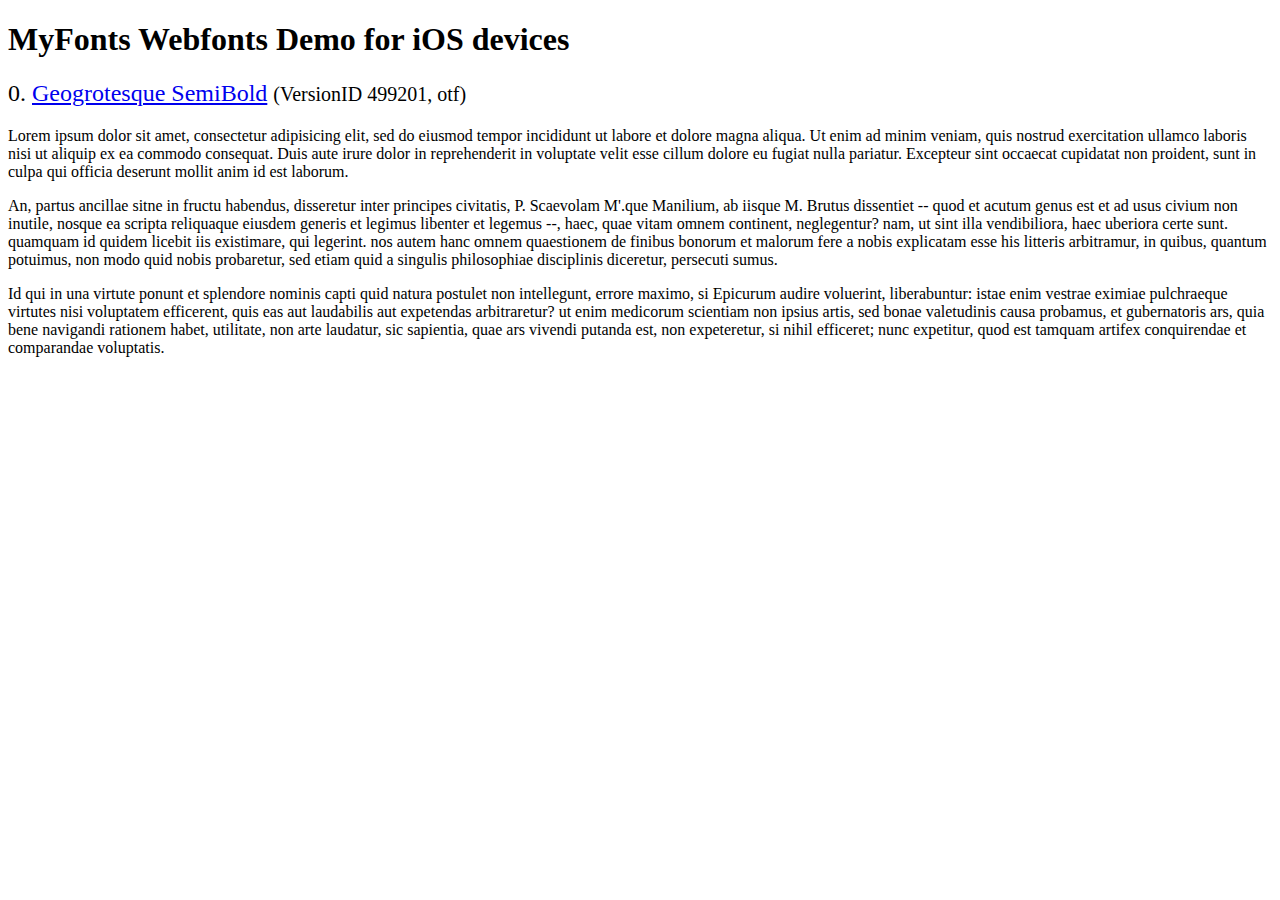
<file: slider/demo/fonts/webfonts/geo-semibold/svg/index.html>
<!DOCTYPE html>
<html>
<head>
<title>MyFonts Webfonts Demo for iOS devices</title>
<meta http-equiv="content-type" content="text/html; charset=utf-8" />

<style type="text/css" media="all">

	h2 {
		 font-weight:normal;
	}

		
	@font-face {
		font-family:"Geogrotesque-SemiBold";
		src:url("style_169898.svg#Geogrotesque-SemiBold") format("svg");
	}
	
	.webfont_0 {
		font-family: Geogrotesque-SemiBold;
	}
		
</style>

</head>

<body>

<h1>MyFonts Webfonts Demo for iOS devices</h1>


<h2>0. <span class='webfont_0'><a href='http://new.myfonts.com/search/style::169898/'>Geogrotesque SemiBold</a></span>
<small>(VersionID 499201, otf)</small>
</h2>

<p class='webfont_0'>Lorem ipsum dolor sit amet, consectetur adipisicing elit, sed do eiusmod tempor incididunt ut labore et dolore magna aliqua. Ut enim ad minim veniam, quis nostrud exercitation ullamco laboris nisi ut aliquip ex ea commodo consequat. Duis aute irure dolor in reprehenderit in voluptate velit esse cillum dolore eu fugiat nulla pariatur. Excepteur sint occaecat cupidatat non proident, sunt in culpa qui officia deserunt mollit anim id est laborum.</p>

<p class='webfont_0'>An, partus ancillae sitne in fructu habendus, disseretur inter principes civitatis, P. Scaevolam M'.que Manilium, ab iisque M. Brutus dissentiet -- quod et acutum genus est et ad usus civium non inutile, nosque ea scripta reliquaque eiusdem generis et legimus libenter et legemus --, haec, quae vitam omnem continent, neglegentur? nam, ut sint illa vendibiliora, haec uberiora certe sunt. quamquam id quidem licebit iis existimare, qui legerint. nos autem hanc omnem quaestionem de finibus bonorum et malorum fere a nobis explicatam esse his litteris arbitramur, in quibus, quantum potuimus, non modo quid nobis probaretur, sed etiam quid a singulis philosophiae disciplinis diceretur, persecuti sumus.</p>

<p class='webfont_0'>Id qui in una virtute ponunt et splendore nominis capti quid natura postulet non intellegunt, errore maximo, si Epicurum audire voluerint, liberabuntur: istae enim vestrae eximiae pulchraeque virtutes nisi voluptatem efficerent, quis eas aut laudabilis aut expetendas arbitraretur? ut enim medicorum scientiam non ipsius artis, sed bonae valetudinis causa probamus, et gubernatoris ars, quia bene navigandi rationem habet, utilitate, non arte laudatur, sic sapientia, quae ars vivendi putanda est, non expeteretur, si nihil efficeret; nunc expetitur, quod est tamquam artifex conquirendae et comparandae voluptatis.</p>




</body>
</html>
</file>
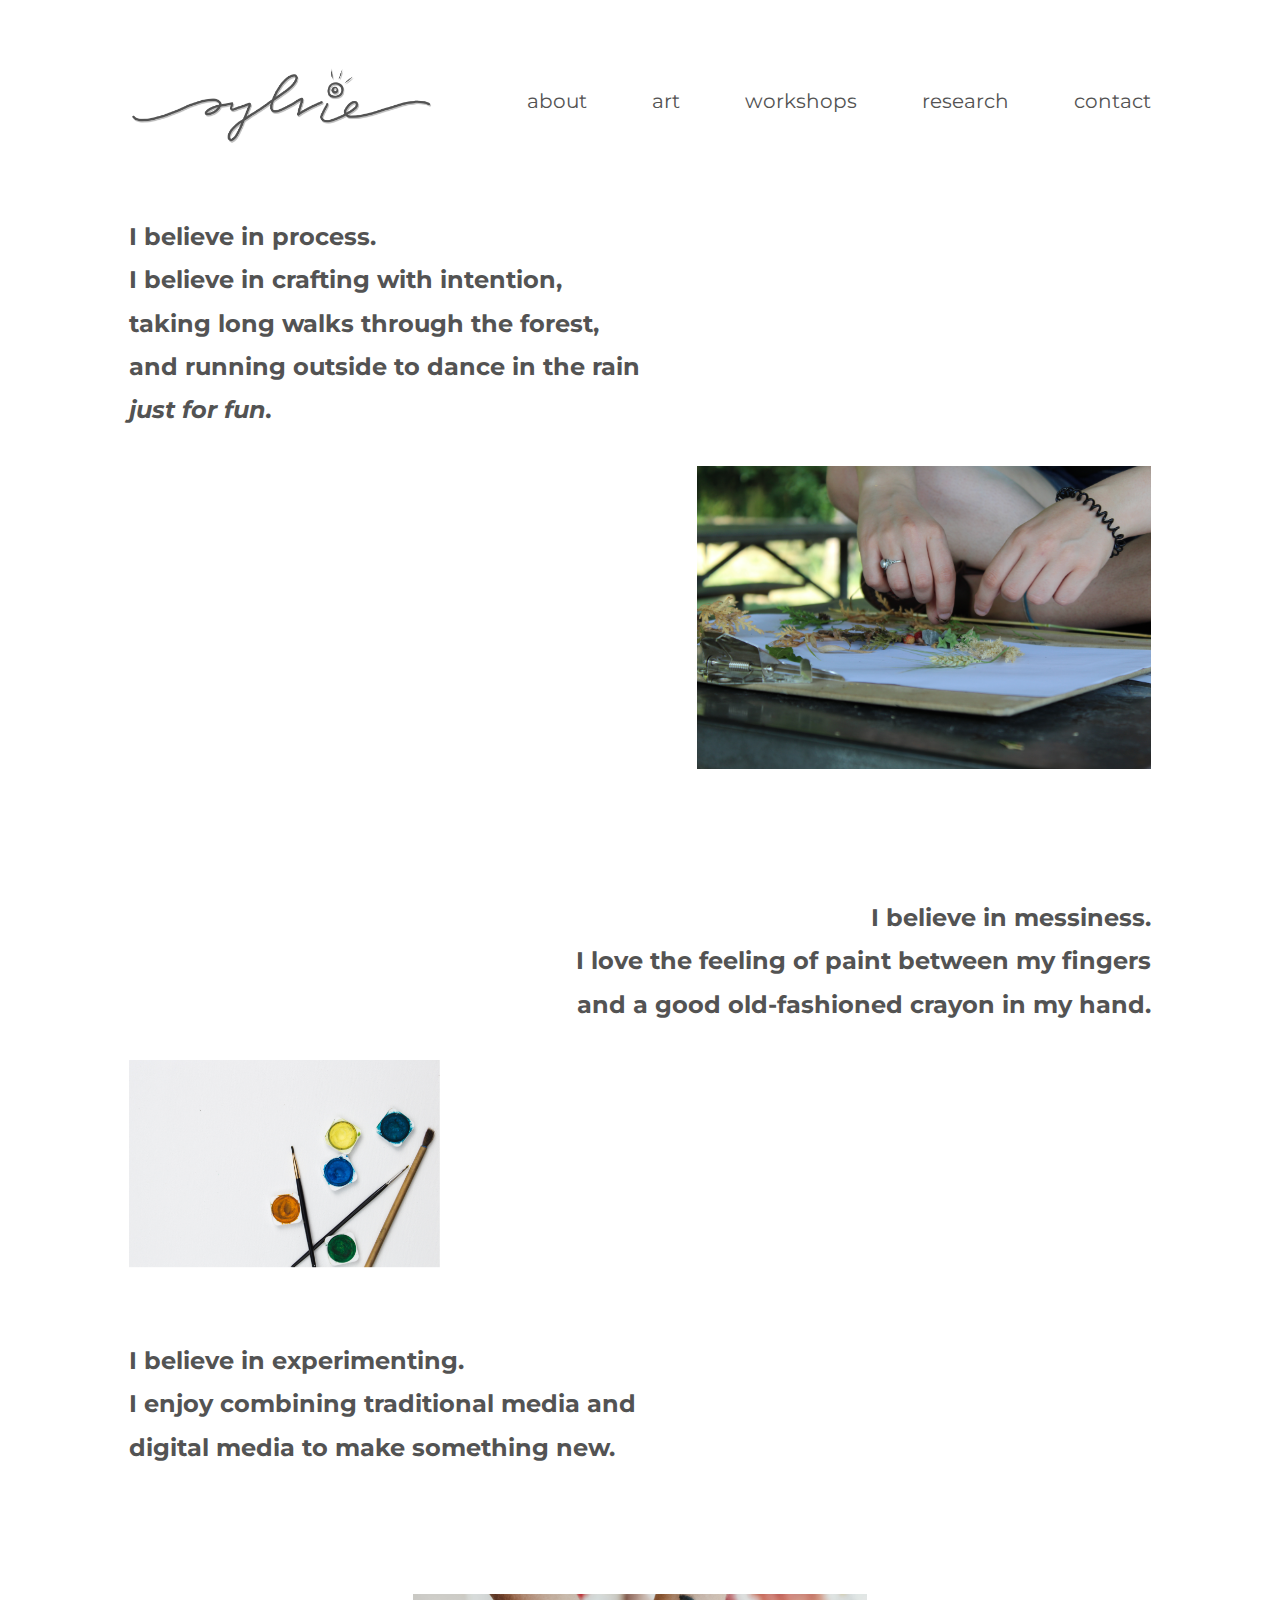
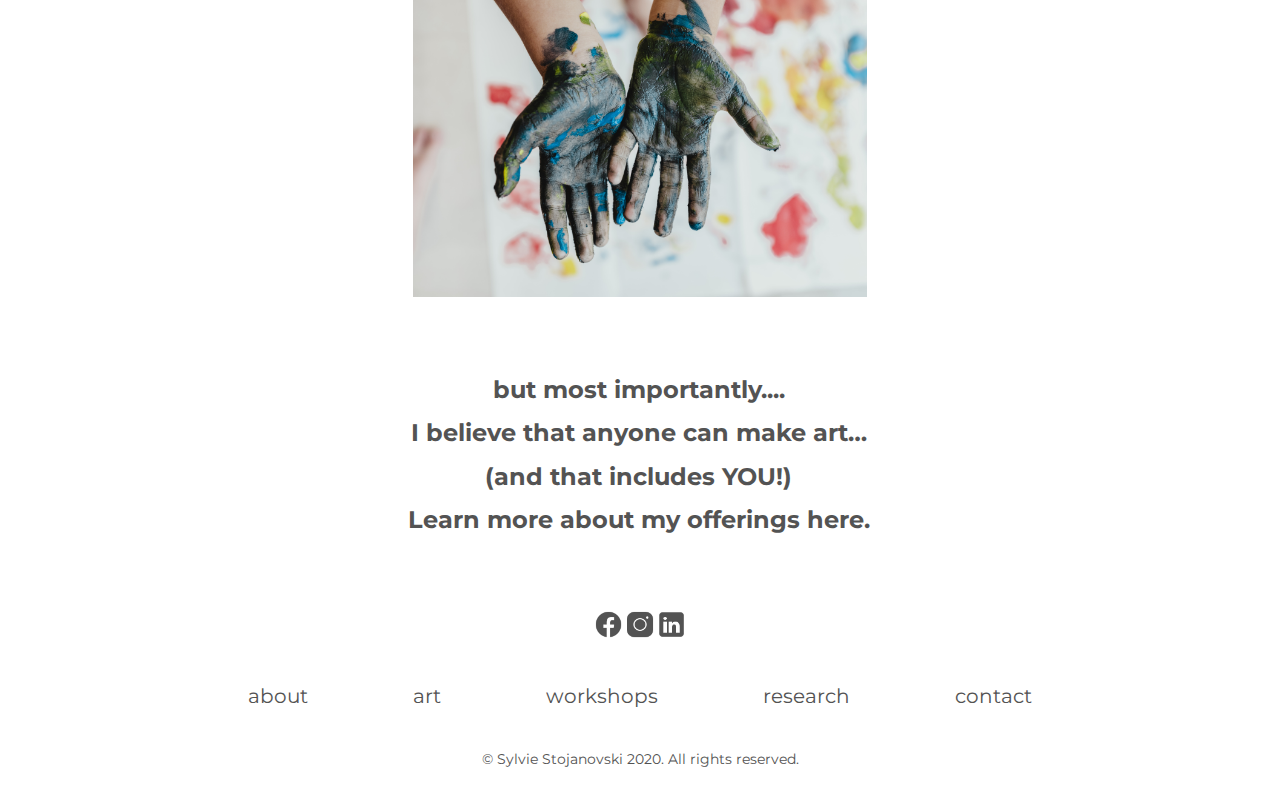
<file: art.html>
<!doctype html>
<html lang="en">
   <head>
      <meta charset="utf-8">
      <!--Font for pages-->
      <link href="https://fonts.googleapis.com/css2?family=Comfortaa&family=Crimson+Text:ital@1&family=Montserrat&display=swap" rel="stylesheet">
      <link rel="stylesheet" href="css/styles.css">
      <title>Art</title>
   </head>
   <header>
      <a href=index.html><img class="navlogo-img" img="" src="images/sylvieDsLogo.png" alt="A logo with text that says Sylvie"></a>
      <br>
      <a href="about.html">about</a>
      <a href="art.html">art</a>
      <a href="workshops.html">workshops</a>
      <a href="research.html">research</a>
      <a href="contact.html">contact</a>
   </header>
   <body>
      <title>art</title>
      <main role="main">
         <div class="artTextOne">
            <h3>
            I believe in process.
            <h3>
            <h3>I believe in crafting with intention,</h3>
            <h3>taking long walks through the forest,</h3>
            <h3>and running outside to dance in the rain</h3>
            <h3 class= "artHeaderLine">just for fun.</h3>
         </div>
         <img class="artOne-img" img="" src="images/process.png" alt="Hands working on a piece of art.">
         <div class="artTextTwo">
            <h3>I believe in messiness.</h3>
            <h3>I love the feeling of paint between my
               fingers
            </h3>
            <h3>and a good old-fashioned crayon
               in my hand.
            </h3>
         </div>
         <img class="artTwo-img" img="" src="images/paintStock.png" alt="Paints and paintbrushes.">
         <div class="artTextThree">
            <h3> I believe in experimenting.</h3>
            <h3>I enjoy combining traditional media and </h3>
            <h3>digital media to make something new. </h3>
         </div>
         <img class="artThree-img" img="" src="images/paintedHands.jpg" alt="Paints and paintbrushes.">
         <div class="artTextFour">
            <h3>but most importantly....</h3>
            <h3> I believe that anyone can make art…</h3>
            <h3>(and that includes YOU!)</h3>
            <h3>Learn more about my offerings <a href="workshops.html">here.</a></h3>
         </div>
      </main>
      <footer>
         <!-- Social Media Icons-->
         <a href="https://www.facebook.com/sylviestojanovski"><img class="facebookLogo" img="" src="images/facebookLogo.png"</a>
         <a href="https://www.instagram.com/anepicenigma/"><img class="instagramLogo" img="" src="images/instagramLogo.png"</a>
         <a href="https://www.linkedin.com/in/sylviestojanovski/"><img class="linkedinLogo" img="" src="images/linkedinLogo.png"</a>
         <p class= "footNav">
            <a href="about.html">about</a>
            <a href="art.html">art</a>
            <a href="workshops.html">workshops</a>
            <a href="research.html">research</a>
            <a href="contact.html">contact</a>
         </p>
         <p>&copy; Sylvie Stojanovski 2020. All rights reserved.</p>
      </footer>
   </body>
</html>
</file>
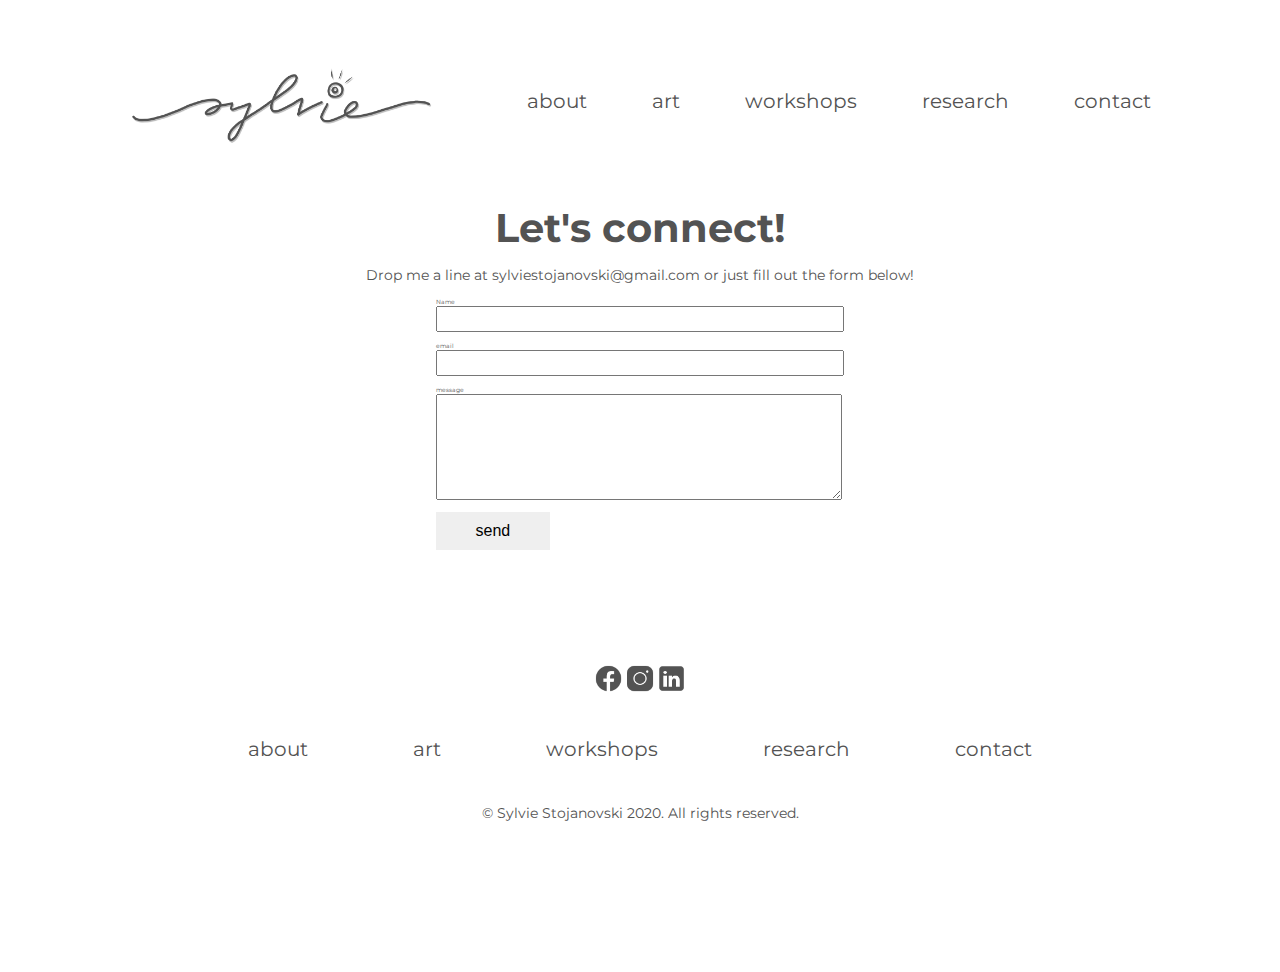
<file: contact.html>
<!doctype html>
<html lang="en">
   <head>
      <meta charset="utf-8">
      <link href="https://fonts.googleapis.com/css2?family=Comfortaa&family=Crimson+Text:ital@1&family=Montserrat&display=swap" rel="stylesheet">
      <link rel="stylesheet" href="css/styles.css">
      <title>About</title>
   </head>
   <header>
      <a href=index.html><img class="navlogo-img" img="" src="images/sylvieDsLogo.png" alt="A logo with text that says Sylvie"></a>
      <br>
      <a href="about.html">about</a>
      <a href="art.html">art</a>
      <a href="workshops.html">workshops</a>
      <a href="research.html">research</a>
      <a href="contact.html">contact</a>
   </header>
   <body>
      <div class="contact">
         <h1>Let's connect!</h1>
         <p>Drop me a line at
            <a href="mailto:sylviestojanovski@gmail.com">sylviestojanovski@gmail.com</a>
            or just fill out the form below!
         </p>
      </div>
      <!--Forms HTML-->
      <form class="contactForm">
      <form method="POST" action="path/to/form/script/processing">
         <label for="name">Name</label>
         <input id="name" type="text" name="name">
         <label for="email">email</label>
         <input id="email" type="text" name="email">
         <label for="message">message</label>
         <textarea id="message" type="message" name="name">
         </textarea>
         <button for="submit">send</button>
      </form>
      <footer>
         <!-- Social Media Icons-->
         <a href="https://www.facebook.com/sylviestojanovski"><img class="facebookLogo" img="" src="images/facebookLogo.png"</a>
         <a href="https://www.instagram.com/anepicenigma/"><img class="instagramLogo" img="" src="images/instagramLogo.png"</a>
         <a href="https://www.linkedin.com/in/sylviestojanovski/"><img class="linkedinLogo" img="" src="images/linkedinLogo.png"</a>
         <p class= "footNav">
            <a href="about.html">about</a>
            <a href="art.html">art</a>
            <a href="workshops.html">workshops</a>
            <a href="research.html">research</a>
            <a href="contact.html">contact</a>
         </p>
         <p>&copy; Sylvie Stojanovski 2020. All rights reserved.<a href="index.html/"></p>
      </footer>
   </body>
</html>
</file>
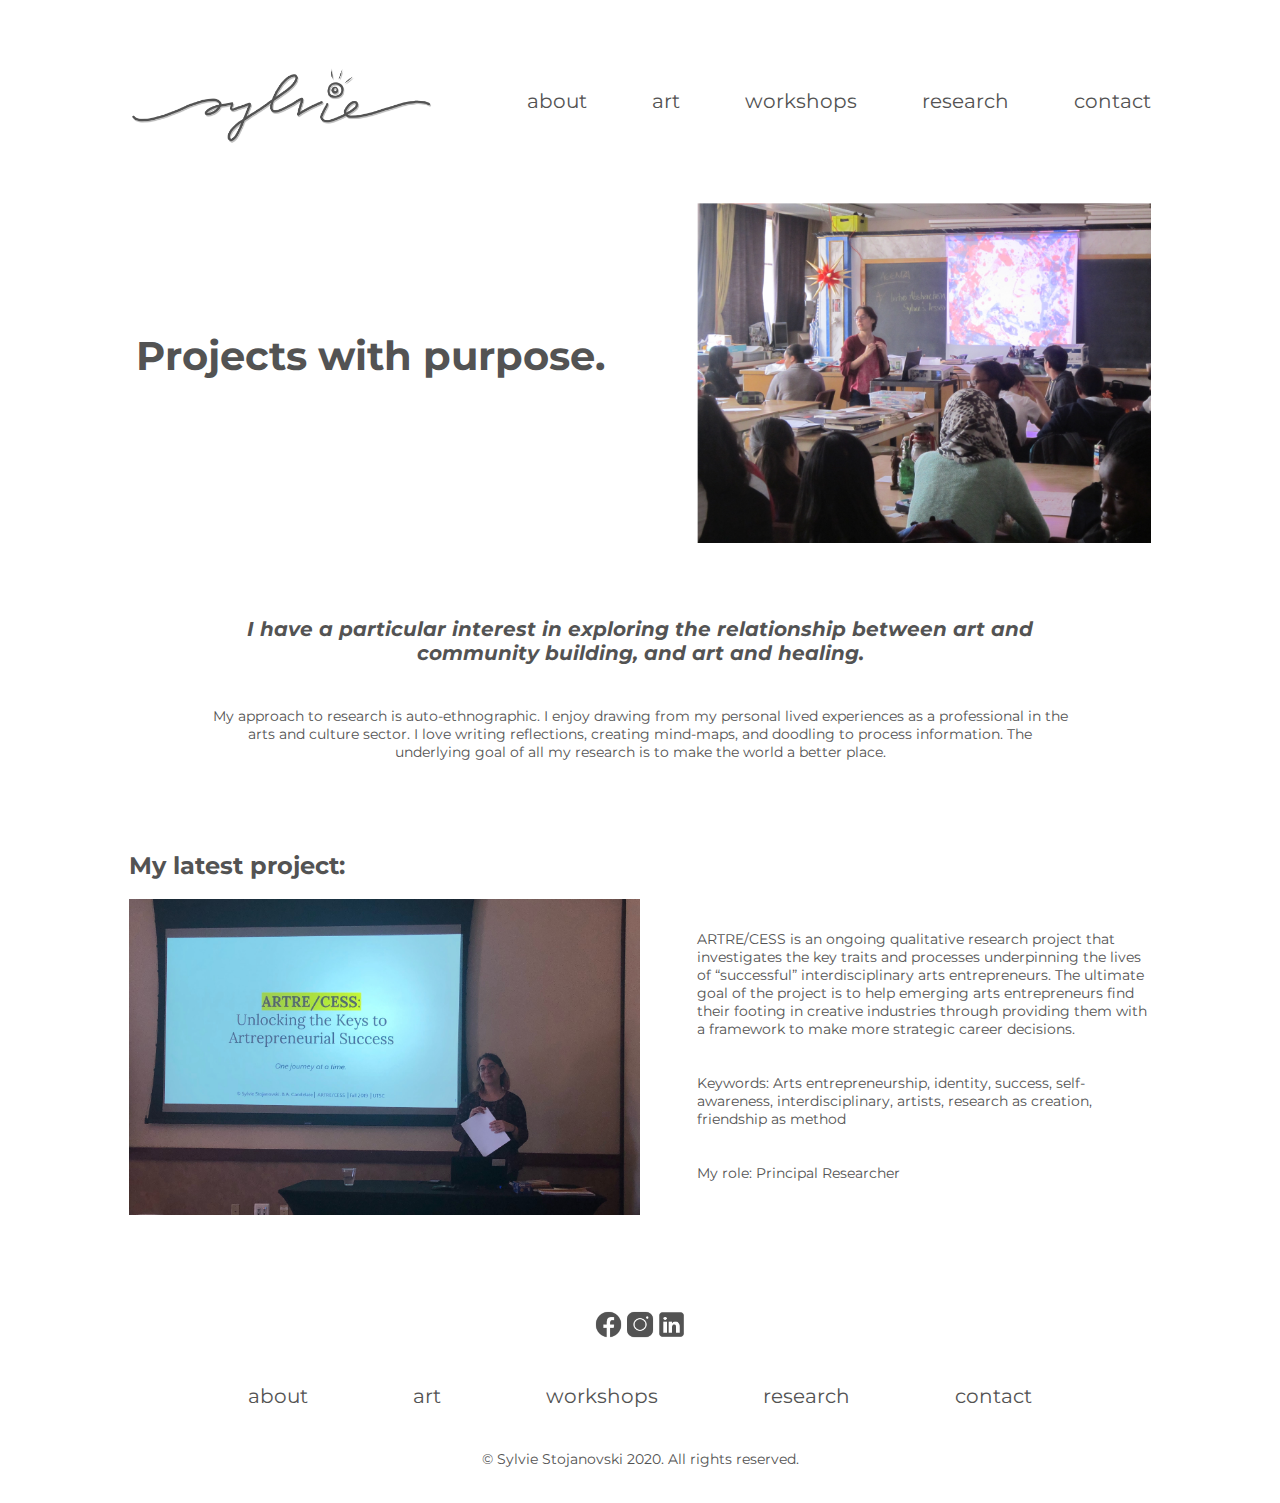
<file: research.html>
<!doctype html>
  <html lang="en">
  <head>
  <meta charset="utf-8">


  <!--Font for pages-->
    <link href="https://fonts.googleapis.com/css2?family=Comfortaa&family=Crimson+Text:ital@1&family=Montserrat&display=swap" rel="stylesheet">

  <link rel="stylesheet" href="css/styles.css">

    <title>research</title>

    </head>

    <header>
      <a href=index.html><img class="navlogo-img" img="" src="images/sylvieDsLogo.png" alt="A logo with text that says Sylvie"></a>
    <br>
      <a href="about.html">about</a>
      <a href="art.html">art</a>
      <a href="workshops.html">workshops</a>
      <a href="research.html">research</a>
      <a href="contact.html">contact</a>
      </header>

    <body>
      <title>research</title>
        <main role="main">
      <h1 class=researchHeader> Projects with purpose.</h1>

<img class="researchHeader-img" img="" src="images/teachingAtWoburn.png" alt="Sylvie facilitating a workshop at Woburn Collegiate Institute">

<div class="researchSubheading">
<h2>I have a particular interest in exploring the relationship between art and community building, and art and healing.</h2>
</div>

<div class="researchMainText">
<p>My approach to research is auto-ethnographic. I enjoy drawing from my personal lived experiences as a professional in the arts and culture sector. I love writing reflections, creating mind-maps, and doodling to process information. The underlying goal of all my research is to make the world a better place.
</div>

<h3>My latest project:</h3>

<img class="sylvieResearchProject-img" img="" src="images/saeeConference.jpg" alt="Sylvie presenting research at the Society for Arts Entrepreneurship Conference.">

          <div class="researchProjectDescription">
          <p> ARTRE/CESS is an ongoing qualitative research project that investigates the key traits and processes underpinning the lives of “successful” interdisciplinary arts entrepreneurs. The ultimate goal of the project is to help emerging arts entrepreneurs find their footing in creative industries through providing them with a framework to make more strategic career decisions.</p>
​​<p>Keywords: Arts entrepreneurship, identity, success, self-awareness, interdisciplinary, artists, research as creation, friendship as method</p>
​<p>My role: Principal Researcher</p>
        </div>

        </main>



<footer>
<!-- Social Media Icons-->
<a href="https://www.facebook.com/sylviestojanovski"><img class="facebookLogo" img="" src="images/facebookLogo.png"</a>
  <a href="https://www.instagram.com/anepicenigma/"><img class="instagramLogo" img="" src="images/instagramLogo.png"</a>
    <a href="https://www.linkedin.com/in/sylviestojanovski/"><img class="linkedinLogo" img="" src="images/linkedinLogo.png"</a>

<p class= "footNav">
<a href="about.html">about</a>
<a href="art.html">art</a>
<a href="workshops.html">workshops</a>
<a href="research.html">research</a>
<a href="contact.html">contact</a>
</p>

  <p>&copy; Sylvie Stojanovski 2020. All rights reserved.<a href="index.html/"></p>

    </footer>
    </body>
</html>
</file>
<file: css/styles.css>
html, body {
     height: 100%
}
 html{
     scroll-behavior: smooth;
}
 body {
     padding-left: 5%;
     padding-right: 5%;
     padding-bottom: 5%;
     display: flex;
     flex-direction: column;
     float: left;
     font-family: 'Comfortaa';
     font-family: 'Crimson Text', serif;
     font-family: 'Montserrat', sans-serif;
     font-size: 25%;
     color: #535353;
     background-color: #FFFFFF;
    /*background: url(../images/background-6.jpg) no-repeat;
     */
     background-position: stretch;
     background-repeat: no-repeat;
     background-size: cover;
    /*background-size: or contain;
     */
}
 header {
     background-color: white;
     padding: 5%;
     text-align: right;
     color: #535353;
     font-size: 5em;
     word-spacing: 3em;
}
 h1 {
     font-family: 'Comfortaa';
     font-family: 'Crimson Text', serif;
     font-family: 'Montserrat', sans-serif;
     font-size: 10em;
     margin: 0;
}
 h2{
     font-size: 5em;
     padding-left: 10%;
     padding-right: 10%;
     font-style: italic;
     text-align: center;
}
 h3{
     font-size: 6em;
     padding-left: 5%;
     line-height: 80%;
}
 p {
     font-size: 3.5em;
     padding-left: 5%;
     padding-right: 5%;
}
 a {
     text-decoration: none;
     color: #535353;
}
 a:hover {
     text-decoration: underline;
}
/*Header image across all pages except "Home"*/
 .navlogo-img {
     float: left;
     max-width: 30%;
}
/*"index" page*/
 .logo-img {
     padding-top: 20%;
     padding-left: 13%;
     max-width: 75%;
     height: auto;
}
 nav {
     text-align: center;
     font-size: 5em;
     word-spacing: 5em;
     padding-top: -5%;
     padding-bottom: 8%;
     position: relative;
     max-height: 100%;
}
 .fade-in {
     animation: fadeIn ease 2s;
     -webkit-animation: fadeIn ease 10s;
     -moz-animation: fadeIn ease 10s;
     -o-animation: fadeIn ease 10s;
     -ms-animation: fadeIn ease 10s;
}
 @keyframes fadeIn {
     0% {
         opacity:0;
    }
     100% {
         opacity:1;
    }
}
 @-moz-keyframes fadeIn {
     0% {
         opacity:0;
    }
     100% {
         opacity:1;
    }
}
 @-webkit-keyframes fadeIn {
     0% {
         opacity:0;
    }
     100% {
         opacity:1;
    }
}
 @-o-keyframes fadeIn {
     0% {
         opacity:0;
    }
     100% {
         opacity:1;
    }
}
 @-ms-keyframes fadeIn {
     0% {
         opacity:0;
    }
     100% {
         opacity:1;
    }
}
/*"about/bio" page/
/*"about/bio" page text*/
 .bioHeader{
     position: relative;
     padding-top: 10%;
     padding-right: 5%;
     float: right;
}
 .bioSubheading{
     padding-top: 35%;
     padding-bottom: 5%;
}
 .bioMainText{
     padding-bottom: 5%;
     padding-left: 15%;
     padding-right: 15%;
     text-align: center;
}
/*about/bio" page images and buttons*/
 .sylvieBio-img {
     float: left;
     max-width: 40%;
     position: absolute;
     padding-left: 5%;
     padding-right: 5%;
}
 .bioLogo-img{
     max-width: 40%;
     padding-left: 30%;
     padding-bottom: 5%;
}
 .buttons{
     display: flex;
     justify-content: center;
}
 a.button{
     padding: 5%;
     margin: 5%;
     max-width: 20%;
     border-radius: 2em;
     font-size: 5em;
     box-sizing: border-box;
     text-decoration: none;
     background-color: #ebebeb;
     text-align: center;
     transition: all 0.2s;
     transition-property: all;
     transition-duration: 0.2s;
     transition-timing-function: ease;
     transition-delay: 0s
}
/*"art" page*/
/*"art" page text*/
 .artHeaderLine{
     font-style: italic;
}
 .artTextOne{
     text-align: left;
     padding-bottom: 2%;
}
 .artTextTwo{
     text-align: right;
     padding-right: 5%;
     padding-bottom: 2%;
}
 .artTextThree{
     padding-bottom: 10%;
}
 .artTextFour{
     text-align: center;
     padding-right: 5%;
}
/*"art" page images*/
 .artOne-img{
     max-width: 40%;
     padding-left: 55%;
     padding-bottom: 10%;
}
 .artTwo-img{
     padding-left: 5%;
     padding-bottom: 5%;
}
 .artThree-img{
     max-width: 40%;
     padding-left: 30%;
     padding-bottom: 5%;
}
/*"workshops" page*/
/*"workshops" page text*/
 .workshopsHeader{
     float: left;
     position: absolute;
     padding-right: 50%;
     padding-top: 5%;
     padding-left: 5%;
}
 .workshopsSubheading{
     padding-top: 35%;
     padding-bottom: 1%;
}
 .workshopsMainText{
     padding-bottom: 5%;
     padding-left: 8%;
     padding-right: 8%;
     text-align: center;
}
 .workshopsBio{
     position: relative;
     padding-top: 8%;
     padding-bottom: 10%;
}
 .galleryHeader{
     padding-top: 5%;
}
/*workshops images*/
 .workshopsHeader-img{
     position: relative;
     max-width: 40%;
     padding-right: 5%;
     float: right;
}
/*Workshop Offerings*/
/* Three image containers (use 25% for four, and 50% for two, etc) */
 .wogColumn {
     float: left;
     width: 22%;
     padding-left: 5%;
     padding-bottom: 5%;
}
.sylvieBioWorkshops-img{
    float:left;
    max-width: 45%;
    padding-top: 5%;
    padding-left: 5%;
    padding-right: 5%;
}
/* Clear floats after image containers */
 .wogRow{
     clear: both;
     display: table;
     justify-content: center;
     padding-left: 15%;
}
/*Previous Images from workshops gallery*/
 .row {
     display: flex;
     flex-wrap: wrap;
     padding: 0 4px;
     justify-content: center;
}
/* Create four equal columns that sits next to each other */
 .column {
     flex: 25%;
     max-width: 25%;
     padding: 0 4px;
}
 .column img {
     margin-top: 8px;
     vertical-align: middle;
     width: 100%;
}
/* Responsive layout - makes a two column-layout instead of four columns */
 @media screen and (max-width: 800px) {
     .column {
         flex: 50%;
         max-width: 50%;
    }
}
/* Responsive layout - makes the two columns stack on top of each other instead of next to each other */
 @media screen and (max-width: 600px) {
     .column {
         flex: 100%;
         max-width: 100%;
    }
}
/*"Research" page*/
/*"Research" Page Text*/
 .researchHeader{
     float: left;
     position: absolute;
     padding-right: 50%;
     padding-top: 10%;
     padding-left: 5%;
}
 .researchSubheading{
     padding-top: 35%;
     padding-bottom: 1%;
}
 .researchMainText{
     padding-bottom: 5%;
     padding-left: 8%;
     padding-right: 8%;
     text-align: center;
}
 .researchProjectDescription{
     position: relative;
     padding-top: 1.5%;
     padding-bottom: 5%;
}
 .galleryHeader{
     padding-top: 5%;
}
/*Research images*/
 .researchHeader-img{
     position: relative;
     max-width: 40%;
     padding-right: 5%;
     float: right;
}
 .sylvieResearchProject-img{
     float:left;
     max-width: 45%;
     padding-left: 5%;
     padding-right: 5%;
}
/*"contact" page*/
/*contact page text*/
 .contact{
     text-align: center;
}
 .contactForm {
     padding-left: 32%;
}
/* CONTACT STYLES (FORM) -----------------------------------------*/
 form {
     width: 400px;
     padding-bottom: 5%;
     padding-left: 5%;
     display: block;
}
 input, textarea {
     border: 1px solid ##535353;
     width: 400px;
     margin-bottom: 10px;
}
 input {
     height: 20px;
}
 textarea {
     height: 100px;
}
 button {
     background: ##535353;
     border: none;
     padding: 10px 40px;
     font-size: 16px;
}
 footer {
     padding-top: 5%;
     text-align: center;
     float: center;
     color: #535353;
     position: relative;
     width: 100%;
     font-size: 1em;
}
 .facebookLogo, .instagramLogo, .linkedinLogo{
     float: center;
     max-height: 15%;
}
 .footNav{
     padding-top: 2%;
     padding-bottom: 2%;
     font-size: 5em;
     word-spacing: 5em;
}
</file>
